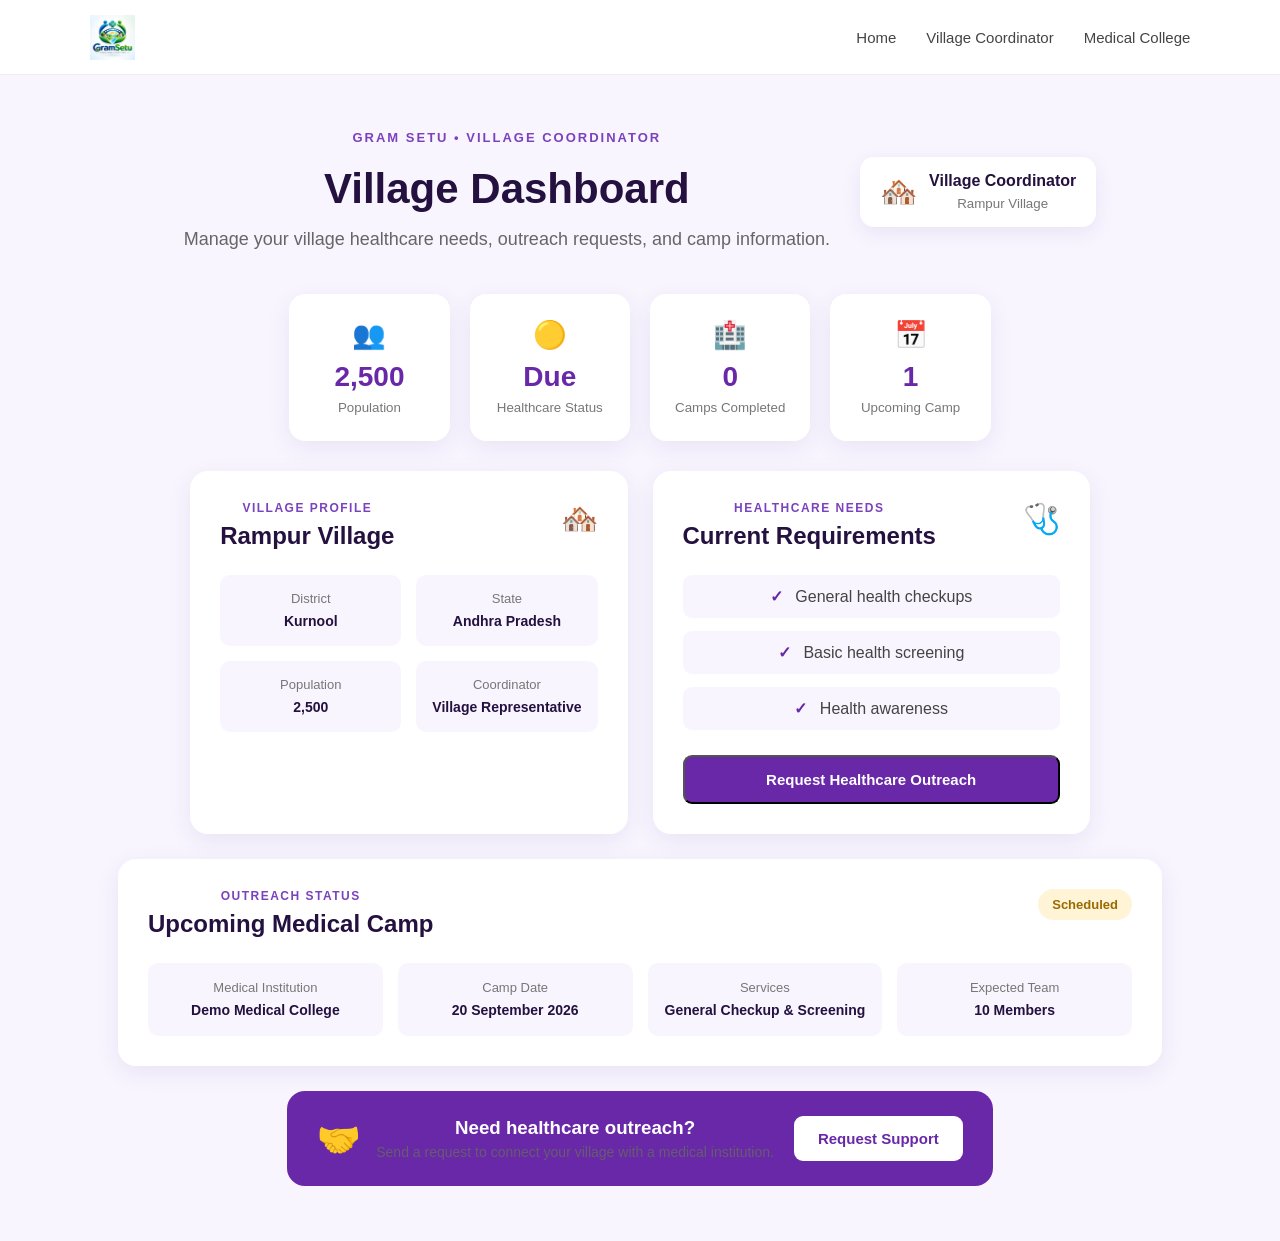
<file: village dashboard.html>
<!DOCTYPE html>
<html lang="en">

<head>

    <meta charset="UTF-8">

    <meta name="viewport"
          content="width=device-width, initial-scale=1.0">

    <title>Village Coordinator - Gram Setu</title>

    <link rel="stylesheet" href="style.css">

</head>


<body>


    <!-- =========================
         NAVIGATION
         ========================= -->

    <nav>

        <div class="logo">
    <img src="Logo1.jpg" alt="Gram Setu Logo">
</div>


        <div class="nav-links">

            <a href="index.html">
                Home
            </a>

            <a href="village-dashboard.html">
                Village Coordinator
            </a>

            <a href="medical-dashboard.html">
                Medical College
            </a>

        </div>

    </nav>



    <!-- =========================
         VILLAGE COORDINATOR
         DASHBOARD
         ========================= -->

    <main class="dashboard-page">


        <!-- HEADER -->

        <section class="dashboard-heading">

            <div>

                <p class="hero-tagline">
                    GRAM SETU • VILLAGE COORDINATOR
                </p>

                <h1>
                    Village Dashboard
                </h1>

                <p>
                    Manage your village healthcare needs,
                    outreach requests, and camp information.
                </p>

            </div>


            <div class="profile-badge">

                <div class="profile-icon">
                    🏘️
                </div>

                <div>

                    <strong>
                        Village Coordinator
                    </strong>

                    <small>
                        Rampur Village
                    </small>

                </div>

            </div>

        </section>



        <!-- =========================
             VILLAGE OVERVIEW
             ========================= -->

        <section class="dashboard-stats">


            <div class="dashboard-stat-card">

                <span>👥</span>

                <strong>
                    2,500
                </strong>

                <small>
                    Population
                </small>

            </div>


            <div class="dashboard-stat-card">

                <span>🟡</span>

                <strong>
                    Due
                </strong>

                <small>
                    Healthcare Status
                </small>

            </div>


            <div class="dashboard-stat-card">

                <span>🏥</span>

                <strong>
                    0
                </strong>

                <small>
                    Camps Completed
                </small>

            </div>


            <div class="dashboard-stat-card">

                <span>📅</span>

                <strong>
                    1
                </strong>

                <small>
                    Upcoming Camp
                </small>

            </div>


        </section>



        <!-- =========================
             MAIN DASHBOARD GRID
             ========================= -->

        <section class="village-dashboard-grid">


            <!-- VILLAGE PROFILE -->

            <div class="dashboard-card">

                <div class="card-heading">

                    <div>

                        <p class="card-label">
                            VILLAGE PROFILE
                        </p>

                        <h2>
                            Rampur Village
                        </h2>

                    </div>

                    <span class="card-icon">
                        🏘️
                    </span>

                </div>


                <div class="profile-details">


                    <div>

                        <span>
                            District
                        </span>

                        <strong>
                            Kurnool
                        </strong>

                    </div>


                    <div>

                        <span>
                            State
                        </span>

                        <strong>
                            Andhra Pradesh
                        </strong>

                    </div>


                    <div>

                        <span>
                            Population
                        </span>

                        <strong>
                            2,500
                        </strong>

                    </div>


                    <div>

                        <span>
                            Coordinator
                        </span>

                        <strong>
                            Village Representative
                        </strong>

                    </div>


                </div>

            </div>



            <!-- HEALTHCARE NEEDS -->

            <div class="dashboard-card">

                <div class="card-heading">

                    <div>

                        <p class="card-label">
                            HEALTHCARE NEEDS
                        </p>

                        <h2>
                            Current Requirements
                        </h2>

                    </div>

                    <span class="card-icon">
                        🩺
                    </span>

                </div>


                <div class="needs-list">

                    <div>
                        <span>✓</span>
                        General health checkups
                    </div>

                    <div>
                        <span>✓</span>
                        Basic health screening
                    </div>

                    <div>
                        <span>✓</span>
                        Health awareness
                    </div>

                </div>


                <button
                    class="primary-btn dashboard-action"
                    onclick="requestOutreach()"
                >

                    Request Healthcare Outreach

                </button>

            </div>


        </section>



        <!-- =========================
             OUTREACH STATUS
             ========================= -->

        <section class="dashboard-card upcoming-card">


            <div class="card-heading">

                <div>

                    <p class="card-label">
                        OUTREACH STATUS
                    </p>

                    <h2>
                        Upcoming Medical Camp
                    </h2>

                </div>


                <span class="status-badge">
                    Scheduled
                </span>

            </div>



            <div class="camp-info-grid">


                <div>

                    <span>
                        Medical Institution
                    </span>

                    <strong>
                        Demo Medical College
                    </strong>

                </div>


                <div>

                    <span>
                        Camp Date
                    </span>

                    <strong>
                        20 September 2026
                    </strong>

                </div>


                <div>

                    <span>
                        Services
                    </span>

                    <strong>
                        General Checkup & Screening
                    </strong>

                </div>


                <div>

                    <span>
                        Expected Team
                    </span>

                    <strong>
                        10 Members
                    </strong>

                </div>


            </div>

        </section>



        <!-- =========================
             REQUEST SUPPORT
             ========================= -->

        <section class="request-banner">


            <div>

                <span class="request-icon">
                    🤝
                </span>


                <div>

                    <h3>
                        Need healthcare outreach?
                    </h3>

                    <p>
                        Send a request to connect your
                        village with a medical institution.
                    </p>

                </div>

            </div>


            <button
                class="secondary-btn"
                onclick="requestOutreach()"
            >

                Request Support

            </button>


        </section>


    </main>



    <script src="script.js"></script>


</body>

</html>
</file>
<file: style.css>
/* =========================
   BASIC RESET
   ========================= */

* {
    margin: 0;
    padding: 0;
    box-sizing: border-box;
}


/* =========================
   BODY
   ========================= */

body {

    font-family: Arial, sans-serif;

    background: #f8f5ff;

    color: #24113f;

}


/* =========================
   NAVIGATION
   ========================= */

nav {

    height: 75px;

    display: flex;

    justify-content: space-between;

    align-items: center;

    padding: 0 7%;

    background: white;

    border-bottom: 1px solid #eee;

}


.logo {
    display: flex;
    align-items: center;
}

.logo img {
    height: 45px;
    width: auto;
    object-fit: contain;
}


.nav-links {

    display: flex;

    gap: 30px;

}


.nav-links a {

    text-decoration: none;

    color: #444;

    font-size: 15px;

}


.nav-links a:hover {

    color: #6828a8;

}


/* =========================
   BASIC PAGE
   ========================= */

main {

    min-height: calc(100vh - 75px);

    display: flex;

    flex-direction: column;

    justify-content: center;

    align-items: center;

    text-align: center;

    padding: 40px;

}


main h1 {

    font-size: 48px;

    margin-bottom: 15px;

}


main p {

    font-size: 18px;

    color: #666;

}

/* =========================
   HOME HERO
   ========================= */

.home-hero {

    min-height: calc(100vh - 75px);

    padding: 70px 7%;

    display: flex;

    justify-content: space-between;

    align-items: center;

    gap: 60px;

}


/* HERO CONTENT */

.hero-content {

    max-width: 650px;

}


.hero-tagline {

    color: #7b42bd;

    font-size: 13px;

    font-weight: bold;

    letter-spacing: 2px;

    margin-bottom: 20px;

}


.hero-content h1 {

    font-size: 56px;

    line-height: 1.1;

    margin-bottom: 25px;

}


.hero-content h1 span {

    display: block;

    color: #6828a8;

}


.hero-description {

    max-width: 600px;

    font-size: 18px;

    line-height: 1.7;

    color: #666;

}


/* BUTTONS */
.hero-buttons {

    display: flex;

    justify-content: center;

    align-items: center;

    gap: 15px;

    margin-top: 30px;

}


.primary-btn,
.secondary-btn {

    display: inline-block;

    padding: 14px 24px;

    border-radius: 9px;

    text-decoration: none;

    font-size: 15px;

    font-weight: bold;

}


.primary-btn {

    background: #6828a8;

    color: white;

}


.secondary-btn {

    background: white;

    color: #6828a8;

    border: 1px solid #6828a8;

}


/* HERO VISUAL */

.hero-visual {

    width: 370px;

}


.hero-card {

    background: white;

    padding: 35px;

    border-radius: 22px;

    text-align: center;

    box-shadow:
        0 15px 40px rgba(70, 30, 100, 0.12);

}


.hero-map-icon {

    font-size: 65px;

    margin-bottom: 15px;

}


.hero-card h2 {

    margin-bottom: 12px;

}


.hero-card p {

    color: #666;

    line-height: 1.6;

}


.hero-stats {

    display: flex;

    justify-content: space-around;

    margin-top: 30px;

    padding-top: 20px;

    border-top: 1px solid #eee;

}


.hero-stats strong {

    display: block;

    font-size: 25px;

    color: #6828a8;

}


.hero-stats small {

    color: #777;

}

/* =========================
   HOW GRAM SETU WORKS
   ========================= */

.how-section {

    padding: 80px 7%;

    background: white;

}


.section-heading {

    text-align: center;

    max-width: 650px;

    margin: 0 auto 50px;

}


.section-heading h2 {

    font-size: 38px;

    margin: 10px 0 15px;

}


.section-heading > p:last-child {

    color: #666;

    line-height: 1.6;

}


.steps-container {

    max-width: 1100px;

    margin: auto;

    display: grid;

    grid-template-columns:
        repeat(3, 1fr);

    gap: 25px;

}


.step-card {

    position: relative;

    padding: 32px 28px;

    background: #f8f5ff;

    border: 1px solid #eee;

    border-radius: 18px;

    text-align: center;

    transition: 0.3s ease;

}


.step-card:hover {

    transform: translateY(-6px);

    box-shadow:
        0 12px 30px rgba(70, 30, 100, 0.10);

}


.step-number {

    font-size: 13px;

    font-weight: bold;

    letter-spacing: 1px;

    color: #7b42bd;

    margin-bottom: 18px;

}


.step-icon {

    font-size: 42px;

    margin-bottom: 18px;

}


.step-card h3 {

    font-size: 21px;

    margin-bottom: 12px;

}


.step-card p {

    color: #666;

    line-height: 1.6;

    font-size: 14px;

}


/* =========================
   MOBILE
   ========================= */

@media (max-width: 800px) {

    .home-hero {

        flex-direction: column;

        text-align: center;

    }


    .hero-content h1 {

        font-size: 42px;

    }


    .hero-buttons {

        justify-content: center;

    }


    .hero-visual {

        width: 100%;

        max-width: 370px;

    }


    .steps-container {

        grid-template-columns: 1fr;

    }

}


/* =========================
   COVERAGE SECTION
   ========================= */

.coverage-section {

    padding: 90px 7%;

    background: #f8f5ff;

}


.coverage-header {

    max-width: 1100px;

    margin: 0 auto 40px;

    display: flex;

    justify-content: space-between;

    align-items: end;

    gap: 30px;

}


.coverage-header h2 {

    font-size: 38px;

    line-height: 1.15;

    margin: 10px 0 15px;

}


.coverage-header h2 span {

    display: block;

    color: #6828a8;

}


.coverage-header p:last-child {

    color: #666;

    line-height: 1.6;

    max-width: 550px;

}


/* COVERAGE CARD */

.coverage-card {

    max-width: 1100px;

    min-height: 360px;

    margin: auto;

    padding: 35px;

    background: white;

    border-radius: 22px;

    display: grid;

    grid-template-columns: 0.8fr 1.2fr;

    gap: 35px;

    box-shadow:
        0 12px 35px rgba(70, 30, 100, 0.08);

}


.coverage-info {

    display: flex;

    flex-direction: column;

    justify-content: center;

}


.coverage-info h3 {

    font-size: 25px;

    margin-bottom: 12px;

}


.coverage-info > p {

    color: #666;

    line-height: 1.6;

}


/* LEGEND */

.coverage-legend {

    margin-top: 30px;

    display: flex;

    flex-direction: column;

    gap: 14px;

}


.coverage-legend div {

    display: flex;

    align-items: center;

    gap: 10px;

    font-weight: bold;

}


.legend-dot {

    width: 13px;

    height: 13px;

    border-radius: 50%;

    display: inline-block;

}


.covered-dot {

    background: #3b9b62;

}


.due-dot {

    background: #e0a52b;

}


/* DEMO MAP */

.coverage-map {

    position: relative;

    min-height: 290px;

    border-radius: 18px;

    overflow: hidden;

    background:
        linear-gradient(
            135deg,
            #f0ebfa,
            #faf8ff
        );

    border: 1px solid #eee;

}


/* MAP LINES */

.map-line {

    position: absolute;

    height: 1px;

    background: #ddd;

    transform: rotate(-20deg);

}


.line-one {

    width: 80%;

    top: 35%;

    left: 10%;

}


.line-two {

    width: 70%;

    top: 60%;

    left: 15%;

    transform: rotate(15deg);

}


.line-three {

    width: 55%;

    top: 75%;

    left: 25%;

    transform: rotate(-35deg);

}


/* MAP POINTS */

.map-point {

    position: absolute;

    width: 18px;

    height: 18px;

    border-radius: 50%;

    border: 4px solid white;

    box-shadow:
        0 3px 10px rgba(0,0,0,0.15);

}


.map-point span {

    position: absolute;

    white-space: nowrap;

    left: 24px;

    top: -5px;

    font-size: 12px;

    font-weight: bold;

    color: #444;

}


.covered-point {

    background: #3b9b62;

}


.due-point {

    background: #e0a52b;

}


.point-one {

    top: 28%;

    right: 25%;

}


.point-two {

    top: 55%;

    left: 28%;

}


.point-three {

    bottom: 18%;

    right: 38%;

}


/* MOBILE */

@media (max-width: 800px) {

    .coverage-header {

        flex-direction: column;

        align-items: flex-start;

    }


    .coverage-card {

        grid-template-columns: 1fr;

    }

}

/* =========================
   VILLAGE DASHBOARD
   ========================= */

.dashboard-page {

    padding: 55px 7%;

}


/* HEADER */

.dashboard-heading {

    display: flex;

    justify-content: space-between;

    align-items: center;

    gap: 30px;

    margin-bottom: 40px;

}


.dashboard-heading h1 {

    font-size: 42px;

    margin: 10px 0 12px;

}


.dashboard-heading > div:first-child > p:last-child {

    color: #666;

    line-height: 1.6;

}


/* PROFILE BADGE */

.profile-badge {

    display: flex;

    align-items: center;

    gap: 12px;

    background: white;

    padding: 15px 20px;

    border-radius: 14px;

    box-shadow:
        0 6px 20px rgba(70, 30, 100, 0.08);

}


.profile-icon {

    font-size: 30px;

}


.profile-badge strong {

    display: block;

    margin-bottom: 4px;

}


.profile-badge small {

    color: #777;

}


/* =========================
   STAT CARDS
   ========================= */

.dashboard-stats {

    display: grid;

    grid-template-columns:
        repeat(4, 1fr);

    gap: 20px;

    margin-bottom: 30px;

}


.dashboard-stat-card {

    background: white;

    padding: 25px;

    border-radius: 16px;

    box-shadow:
        0 7px 25px rgba(70, 30, 100, 0.08);

}


.dashboard-stat-card span {

    font-size: 27px;

}


.dashboard-stat-card strong {

    display: block;

    font-size: 28px;

    color: #6828a8;

    margin: 10px 0 5px;

}


.dashboard-stat-card small {

    color: #777;

}


/* =========================
   DASHBOARD GRID
   ========================= */

.village-dashboard-grid {

    display: grid;

    grid-template-columns:
        1fr 1fr;

    gap: 25px;

    margin-bottom: 25px;

}


.dashboard-card {

    background: white;

    padding: 30px;

    border-radius: 18px;

    box-shadow:
        0 7px 25px rgba(70, 30, 100, 0.08);

}


.card-heading {

    display: flex;

    justify-content: space-between;

    align-items: flex-start;

    gap: 20px;

    margin-bottom: 25px;

}


.card-label {

    color: #7b42bd;

    font-size: 12px;

    font-weight: bold;

    letter-spacing: 1.5px;

    margin-bottom: 7px;

}


.card-heading h2 {

    font-size: 24px;

}


.card-icon {

    font-size: 30px;

}


/* PROFILE DETAILS */

.profile-details {

    display: grid;

    grid-template-columns:
        1fr 1fr;

    gap: 15px;

}


.profile-details div {

    background: #f8f5ff;

    padding: 16px;

    border-radius: 10px;

}


.profile-details span,
.camp-info-grid span {

    display: block;

    color: #777;

    font-size: 13px;

    margin-bottom: 6px;

}


.profile-details strong,
.camp-info-grid strong {

    font-size: 14px;

}


/* =========================
   HEALTHCARE NEEDS
   ========================= */

.needs-list {

    display: flex;

    flex-direction: column;

    gap: 13px;

    margin-bottom: 25px;

}


.needs-list div {

    padding: 12px;

    background: #f8f5ff;

    border-radius: 9px;

    color: #444;

}


.needs-list span {

    color: #6828a8;

    font-weight: bold;

    margin-right: 8px;

}


.dashboard-action {

    width: 100%;

}


/* =========================
   UPCOMING CAMP
   ========================= */

.upcoming-card {

    margin-bottom: 25px;

}


.status-badge {

    background: #fff4d6;

    color: #9a6a00;

    padding: 8px 14px;

    border-radius: 20px;

    font-size: 13px;

    font-weight: bold;

}


.camp-info-grid {

    display: grid;

    grid-template-columns:
        repeat(4, 1fr);

    gap: 15px;

}


.camp-info-grid div {

    padding: 17px;

    background: #f8f5ff;

    border-radius: 10px;

}


/* =========================
   REQUEST BANNER
   ========================= */

.request-banner {

    background: #6828a8;

    color: white;

    padding: 25px 30px;

    border-radius: 18px;

    display: flex;

    justify-content: space-between;

    align-items: center;

    gap: 20px;

}


.request-banner > div {

    display: flex;

    align-items: center;

    gap: 15px;

}


.request-icon {

    font-size: 35px;

}


.request-banner h3 {

    margin-bottom: 5px;

}


.request-banner p {

    opacity: 0.85;

    font-size: 14px;

}


.request-banner .secondary-btn {

    background: white;

    border: none;

}


/* =========================
   MOBILE
   ========================= */

@media (max-width: 900px) {

    .dashboard-stats {

        grid-template-columns:
            repeat(2, 1fr);

    }


    .village-dashboard-grid {

        grid-template-columns: 1fr;

    }


    .camp-info-grid {

        grid-template-columns:
            repeat(2, 1fr);

    }

}


@media (max-width: 600px) {

    .dashboard-heading {

        flex-direction: column;

        align-items: flex-start;

    }


    .dashboard-stats {

        grid-template-columns: 1fr;

    }


    .profile-details {

        grid-template-columns: 1fr;

    }


    .camp-info-grid {

        grid-template-columns: 1fr;

    }


    .request-banner {

        flex-direction: column;

        align-items: flex-start;

    }

}

/* =========================
   MEDICAL COLLEGE DASHBOARD
   ========================= */

.medical-page {
    padding: 55px 7%;
}

.medical-header {
    display: flex;
    justify-content: space-between;
    align-items: center;
    gap: 30px;
    margin-bottom: 40px;
}

.medical-header h1 {
    font-size: 42px;
    margin: 10px 0;
}

.medical-header p:last-child {
    color: #666;
    line-height: 1.6;
}

.college-profile {
    display: flex;
    align-items: center;
    gap: 14px;
    background: white;
    padding: 16px 20px;
    border-radius: 15px;
    box-shadow: 0 6px 20px rgba(70,30,100,0.08);
}

.college-icon {
    font-size: 32px;
}

.college-profile strong {
    display: block;
    margin-bottom: 5px;
}

.college-profile small {
    color: #777;
}


/* STATISTICS */

.medical-stats {
    display: grid;
    grid-template-columns: repeat(4, 1fr);
    gap: 20px;
    margin-bottom: 30px;
}

.medical-stat {
    background: white;
    padding: 25px;
    border-radius: 16px;
    box-shadow: 0 7px 25px rgba(70,30,100,0.08);
}

.medical-stat span {
    font-size: 27px;
}

.medical-stat strong {
    display: block;
    font-size: 28px;
    color: #6828a8;
    margin: 10px 0 5px;
}

.medical-stat small {
    color: #777;
}


/* MAIN GRID */

.medical-grid {
    display: grid;
    grid-template-columns: 1fr 1fr;
    gap: 25px;
    margin-bottom: 25px;
}

.medical-card {
    background: white;
    padding: 30px;
    border-radius: 18px;
    box-shadow: 0 7px 25px rgba(70,30,100,0.08);
}

.medical-card-header {
    display: flex;
    justify-content: space-between;
    align-items: flex-start;
    margin-bottom: 25px;
}

.medical-card-header h2 {
    font-size: 24px;
}

.card-icon {
    font-size: 30px;
}


/* VILLAGE LIST */

.village-list {
    display: flex;
    flex-direction: column;
    gap: 12px;
    margin-bottom: 22px;
}

.village-item {
    display: flex;
    justify-content: space-between;
    align-items: center;
    padding: 16px;
    background: #f8f5ff;
    border-radius: 11px;
}

.village-item strong {
    display: block;
    margin-bottom: 5px;
}

.village-item small {
    color: #777;
}

.due-badge {
    background: #fff4d6;
    color: #9a6a00;
    padding: 7px 12px;
    border-radius: 20px;
    font-size: 12px;
    font-weight: bold;
}


/* MAP */

.demo-map {
    height: 300px;
    background:
        linear-gradient(135deg, #eee8f8 25%, transparent 25%) -20px 0,
        linear-gradient(225deg, #eee8f8 25%, transparent 25%) -20px 0,
        linear-gradient(315deg, #eee8f8 25%, transparent 25%),
        linear-gradient(45deg, #eee8f8 25%, transparent 25%);
    background-size: 40px 40px;
    position: relative;
    overflow: hidden;
    border-radius: 14px;
}

.map-title {
    text-align: center;
    padding-top: 20px;
    font-weight: bold;
    color: #555;
}

.map-dot {
    width: 18px;
    height: 18px;
    border-radius: 50%;
    position: absolute;
    box-shadow: 0 0 0 5px rgba(255,255,255,0.7);
}

.red-dot {
    left: 28%;
    top: 42%;
    background: #e04b4b;
}

.yellow-dot {
    left: 53%;
    top: 35%;
    background: #e5b93f;
}

.green-dot {
    left: 65%;
    top: 55%;
    background: #45a86b;
}

.dot-two {
    left: 42%;
    top: 67%;
}

.dot-three {
    left: 75%;
    top: 30%;
}

.map-legend {
    display: flex;
    justify-content: center;
    align-items: center;
    gap: 22px;
    margin-top: 12px;
    padding: 8px 0;
    font-size: 13px;
}

.map-legend span {
    display: flex;
    align-items: center;
    gap: 5px;
}

.map-legend i {
    width: 9px;
    height: 9px;
    border-radius: 50%;
    display: inline-block;
}

.legend-red {
    background: #e04b4b;
}

.legend-yellow {
    background: #e5b93f;
}

.legend-green {
    background: #45a86b;
}


/* CAMP MANAGEMENT */

.camp-management {
    margin-bottom: 25px;
}

.camp-actions {
    display: grid;
    grid-template-columns: repeat(4, 1fr);
    gap: 15px;
}

.action-box {
    border: none;
    background: #f8f5ff;
    padding: 22px;
    border-radius: 13px;
    text-align: left;
    cursor: pointer;
    transition: 0.2s;
}

.action-box:hover {
    transform: translateY(-3px);
}

.action-box span {
    font-size: 25px;
    display: block;
    margin-bottom: 12px;
}

.action-box strong {
    display: block;
    margin-bottom: 6px;
}

.action-box small {
    color: #777;
}


/* RECENT ACTIVITY */

.recent-card {
    margin-bottom: 30px;
}

.activity-row {
    display: flex;
    align-items: center;
    gap: 15px;
    padding: 15px 0;
    border-bottom: 1px solid #eee;
}

.activity-row:last-child {
    border-bottom: none;
}

.activity-icon {
    font-size: 20px;
}

.activity-row strong {
    display: block;
    margin-bottom: 5px;
}

.activity-row small {
    color: #777;
}


/* RESPONSIVE */

@media (max-width: 900px) {

    .medical-stats {
        grid-template-columns: repeat(2, 1fr);
    }

    .medical-grid {
        grid-template-columns: 1fr;
    }

    .camp-actions {
        grid-template-columns: repeat(2, 1fr);
    }

}

@media (max-width: 600px) {

    .medical-header {
        flex-direction: column;
        align-items: flex-start;
    }

    .medical-stats {
        grid-template-columns: 1fr;
    }

    .camp-actions {
        grid-template-columns: 1fr;
    }

}

#gramSetuMap {
    width: 100%;
    height: 360px;
    border-radius: 14px;
    overflow: hidden;
}

/* =========================
   HOME PAGE REAL MAP
   ========================= */

.coverage-map {
    width: 100%;
    min-height: 430px;
    border-radius: 16px;
    overflow: hidden;
}

#homeGramSetuMap {
    width: 100%;
    height: 430px;
}
</file>
